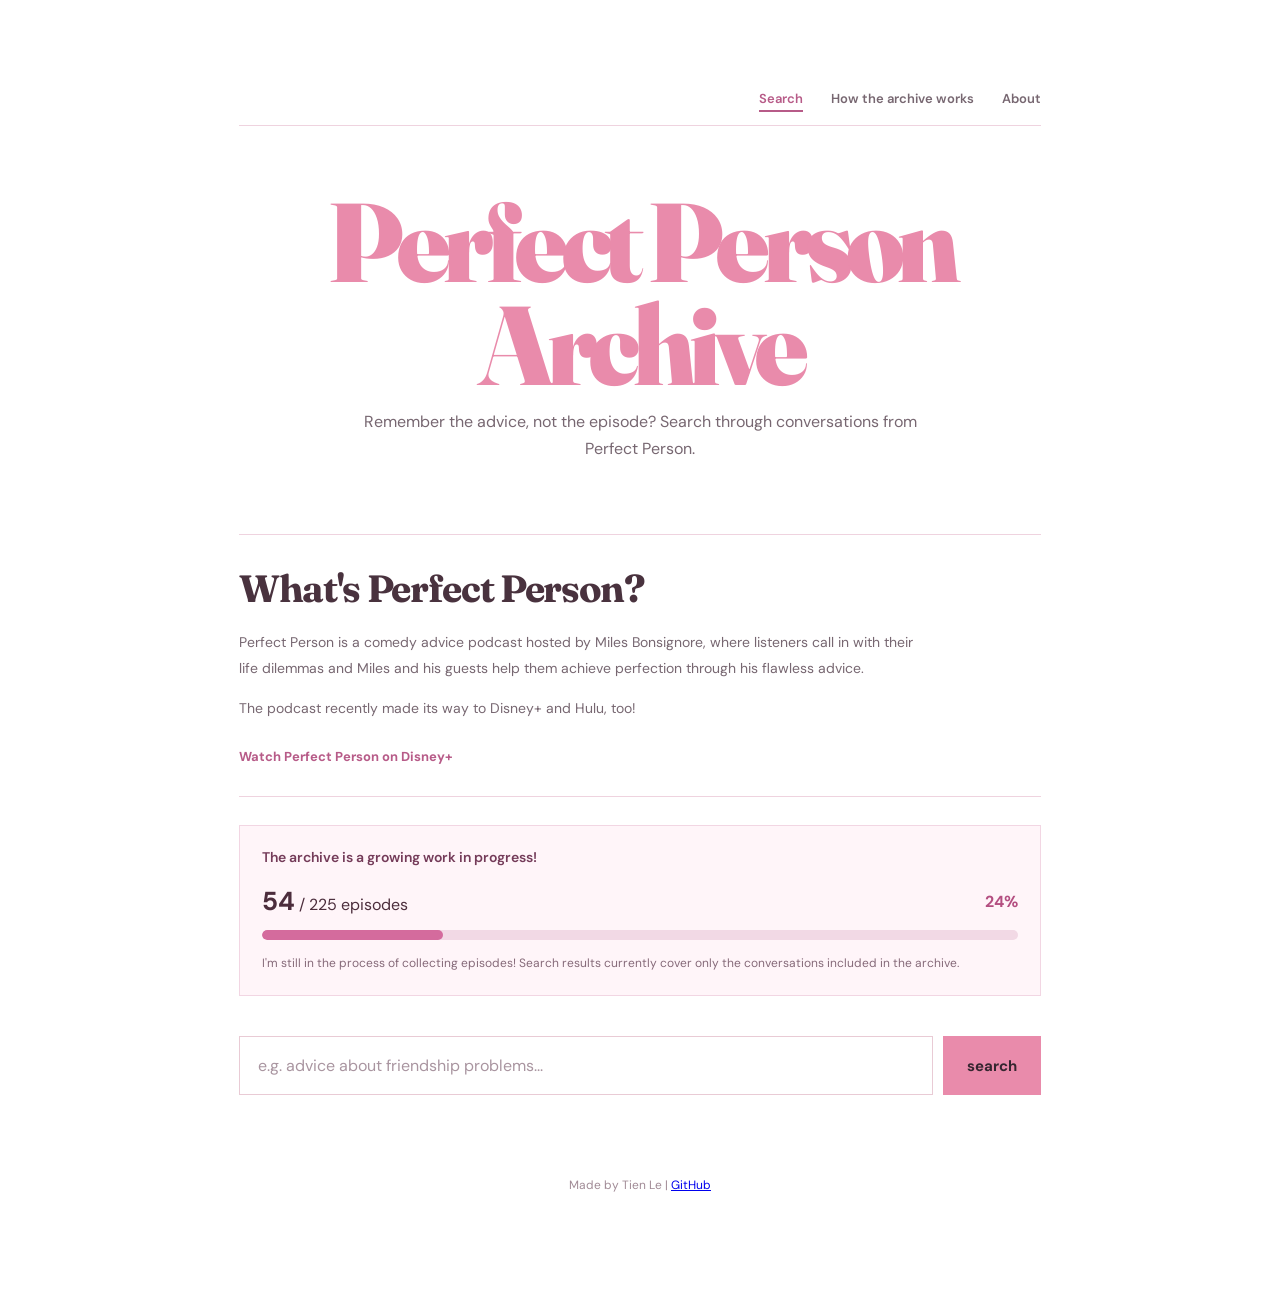
<file: frontend/index.html>
<!DOCTYPE html>
<html lang="en">
<head>
  <meta charset="UTF-8">
  <meta name="viewport" content="width=device-width, initial-scale=1.0">


<link rel="preconnect" href="https://fonts.googleapis.com">
<link rel="preconnect" href="https://fonts.gstatic.com" crossorigin>

<link href="https://fonts.googleapis.com/css2?family=DM+Sans:wght@400;500;600;700&family=Fraunces:opsz,wght,SOFT,WONK@9..144,700,50,1;9..144,900,50,1&display=swap" rel="stylesheet">


  <title>Perfect Person Archive</title>

  <!-- Connect CSS -->
  <link rel="stylesheet" href="style.css">

</head>

<body>
  <main class="container">

    <header>

    <!-- Site navigation -->
    <nav class="site-nav" aria-label="Main navigation">
      <a class="site-logo" href="index.html">
      </a>
      <div class="nav-links">
        <a href="index.html" aria-current="page">Search</a>
        <a href="how-it-works.html">How the archive works</a>
        <a href="about.html">About</a>
      </div>
    </nav>
      <h1>
        Perfect Person <span>Archive</span>
      </h1>

      <p>
        Remember the advice, not the episode?
        Search through conversations from Perfect Person.
      </p>
    </header>

<section class="podcast-about" aria-labelledby="podcast-about-title">
  <h2 id="podcast-about-title">What's Perfect Person?</h2>
  <p>
    Perfect Person is a comedy advice podcast hosted by Miles
    Bonsignore, where listeners call in with their life dilemmas and Miles and his guests help them achieve perfection through his flawless advice.
  </p>

  <p>
    The podcast recently made its way to Disney+ and Hulu, too!
  </p>

  <a
    href="https://www.disneyplus.com/browse/entity-63cc055c-4c41-479e-a0f4-acc0de1972b9"
    target="_blank"
    rel="noopener noreferrer"
    class="podcast-about-link"
  >
    Watch Perfect Person on Disney+ 
  </a>
</section>


<section class="archive-progress">
  <div class="progress-heading">
    <span>The archive is a growing work in progress!</span>
  </div>

  <div class="progress-numbers">
    <p>
      <strong id="indexed-count">—</strong>
      / <span id="total-count">—</span> episodes
    </p>
    <span id="progress-percentage">—%</span>
  </div>

  <div
    class="progress-track"
    role="progressbar"
    aria-label="Episodes indexed"
    aria-valuemin="0"
    aria-valuemax="100"
    aria-valuenow="0"
    id="archive-progress-bar"
  >
    <div class="progress-fill" id="progress-fill"></div>
  </div>

  <p class="progress-description">
    I'm still in the process of collecting episodes! Search results currently
    cover only the conversations included in the archive.
  </p>
</section>


    <!-- Search interface -->
    <form id="search-form">
      <input
        id="search-input"
        type="search"
        placeholder="e.g. advice about friendship problems..."
        aria-label="Search podcast advice"
        required
      >

      <button type="submit">
        search
      </button>
    </form>

    <!-- Search results appear here -->
    <section
      id="results"
      aria-live="polite"
      aria-label="Search results"
    ></section>

    <footer>
   <p>
    Made by Tien Le
    <span aria-hidden="true"> | </span>
    <a
      href="https://github.com/tientle/perfect-person-archive"
      target="_blank"
      rel="noopener noreferrer"
    >
      GitHub
    </a>
  </p>
  <p>
    </footer>

  </main>

  <!-- Connect our JavaScript -->
  <script src="script.js"></script>
</body>
</html>
</file>
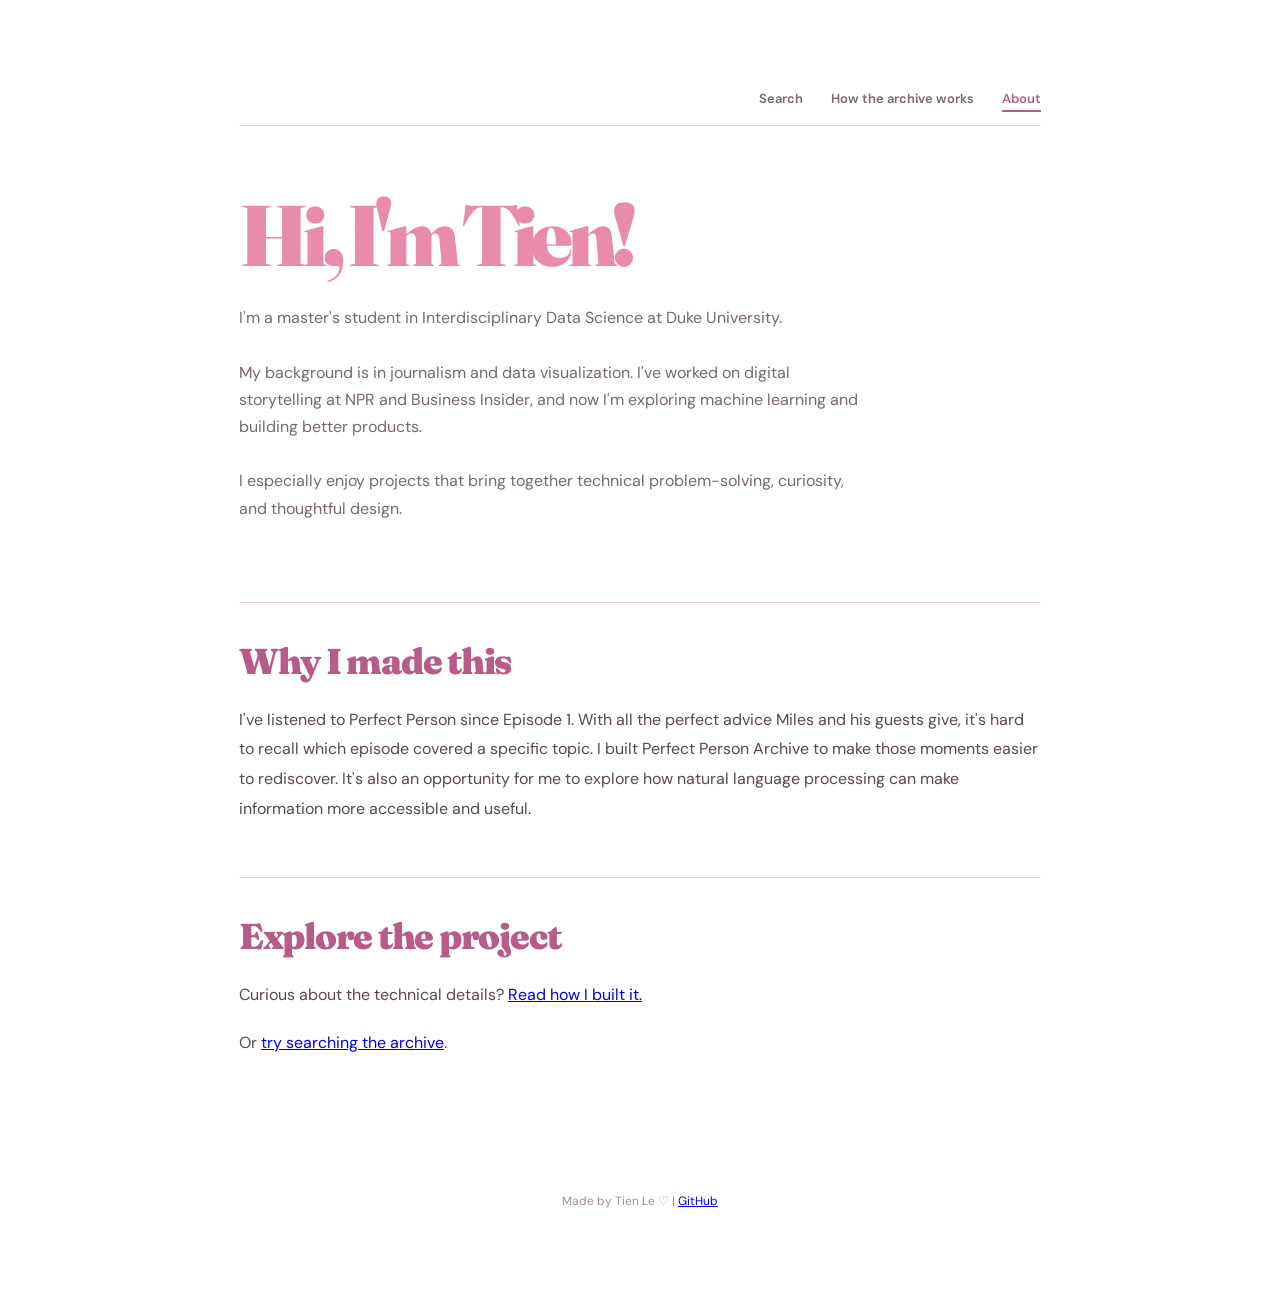
<file: frontend/about.html>
<!DOCTYPE html>
<html lang="en">
<head>
  <meta charset="UTF-8">
  <meta name="viewport" content="width=device-width, initial-scale=1.0">

  <title>About | Perfect Person Archive</title>
  <meta name="viewport" content="width=device-width, initial-scale=1.0">

  <link rel="preconnect" href="https://fonts.googleapis.com">
  <link rel="preconnect" href="https://fonts.gstatic.com" crossorigin>
  <link
    href="https://fonts.googleapis.com/css2?family=DM+Sans:wght@400;500;600;700&family=Fraunces:opsz,wght@9..144,900&display=swap"
    rel="stylesheet"
  >
  <link rel="stylesheet" href="style.css">
</head>

<body>
  <main class="container">
    <!-- Site navigation -->
    <nav class="site-nav" aria-label="Main navigation">
      <a class="site-logo" href="index.html">
      </a>
      <div class="nav-links">
        <a href="index.html">Search</a>
        <a href="how-it-works.html"> How the archive works</a>
        <a href="about.html"  aria-current="page">About</a>
      </div>
    </nav>

    <header class="explainer-header">
      <h1>Hi, I'm Tien!</h1>
      <p>
        I'm a master's student in Interdisciplinary Data Science at Duke University. 
        <br> <br>
        My background is in journalism and data visualization. I've worked on digital storytelling at NPR and Business Insider, and now I'm exploring machine learning and building better products.
        <br> <br>
        I especially enjoy projects that bring together technical problem-solving, curiosity, and thoughtful design.
      </p>
    </header>

    <section class="explainer-section">
      <h2>Why I made this</h2>
      <p>
        I've listened to Perfect Person since Episode 1. With all the perfect advice Miles and his guests give, it's hard to recall which episode covered a specific topic.  I built Perfect Person Archive to make those moments easier to rediscover. It's also an opportunity for me to explore how natural language processing can make information more accessible and useful.
      </p>
    </section>

    <section class="explainer-section">
      <h2>Explore the project</h2>
      <p>
        Curious about the technical details?
        <a href="how-it-works.html">Read how I built it.</a>
      </p>
      <p>
        Or <a href="index.html">try searching the archive</a>.
      </p>
    </section>

    <footer>
       <p>
    Made by Tien Le ♡
    <span aria-hidden="true"> | </span>
    <a
      href="https://github.com/tientle/perfect-person-archive"
      target="_blank"
      rel="noopener noreferrer"
    >
      GitHub
    </a>
  </p>
  <p>
    </footer>
  </main>
</body>
</html>
</file>
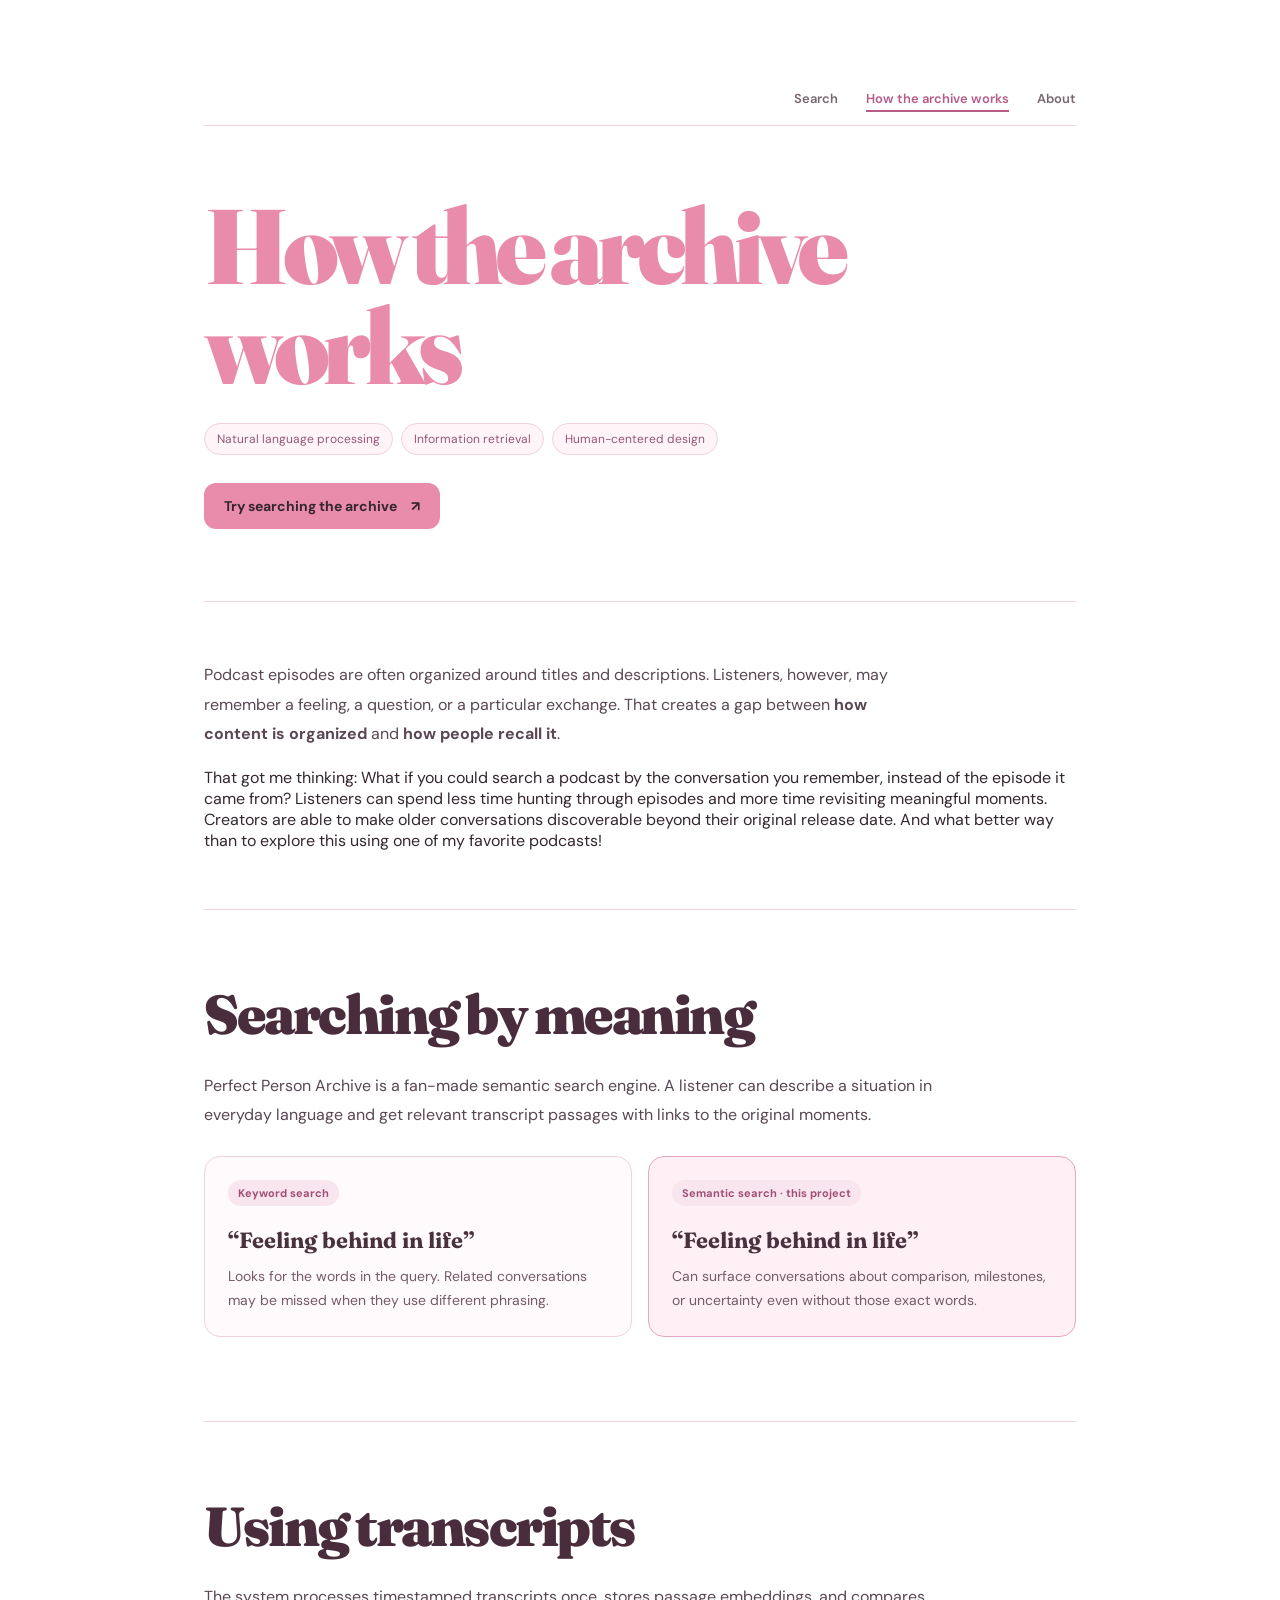
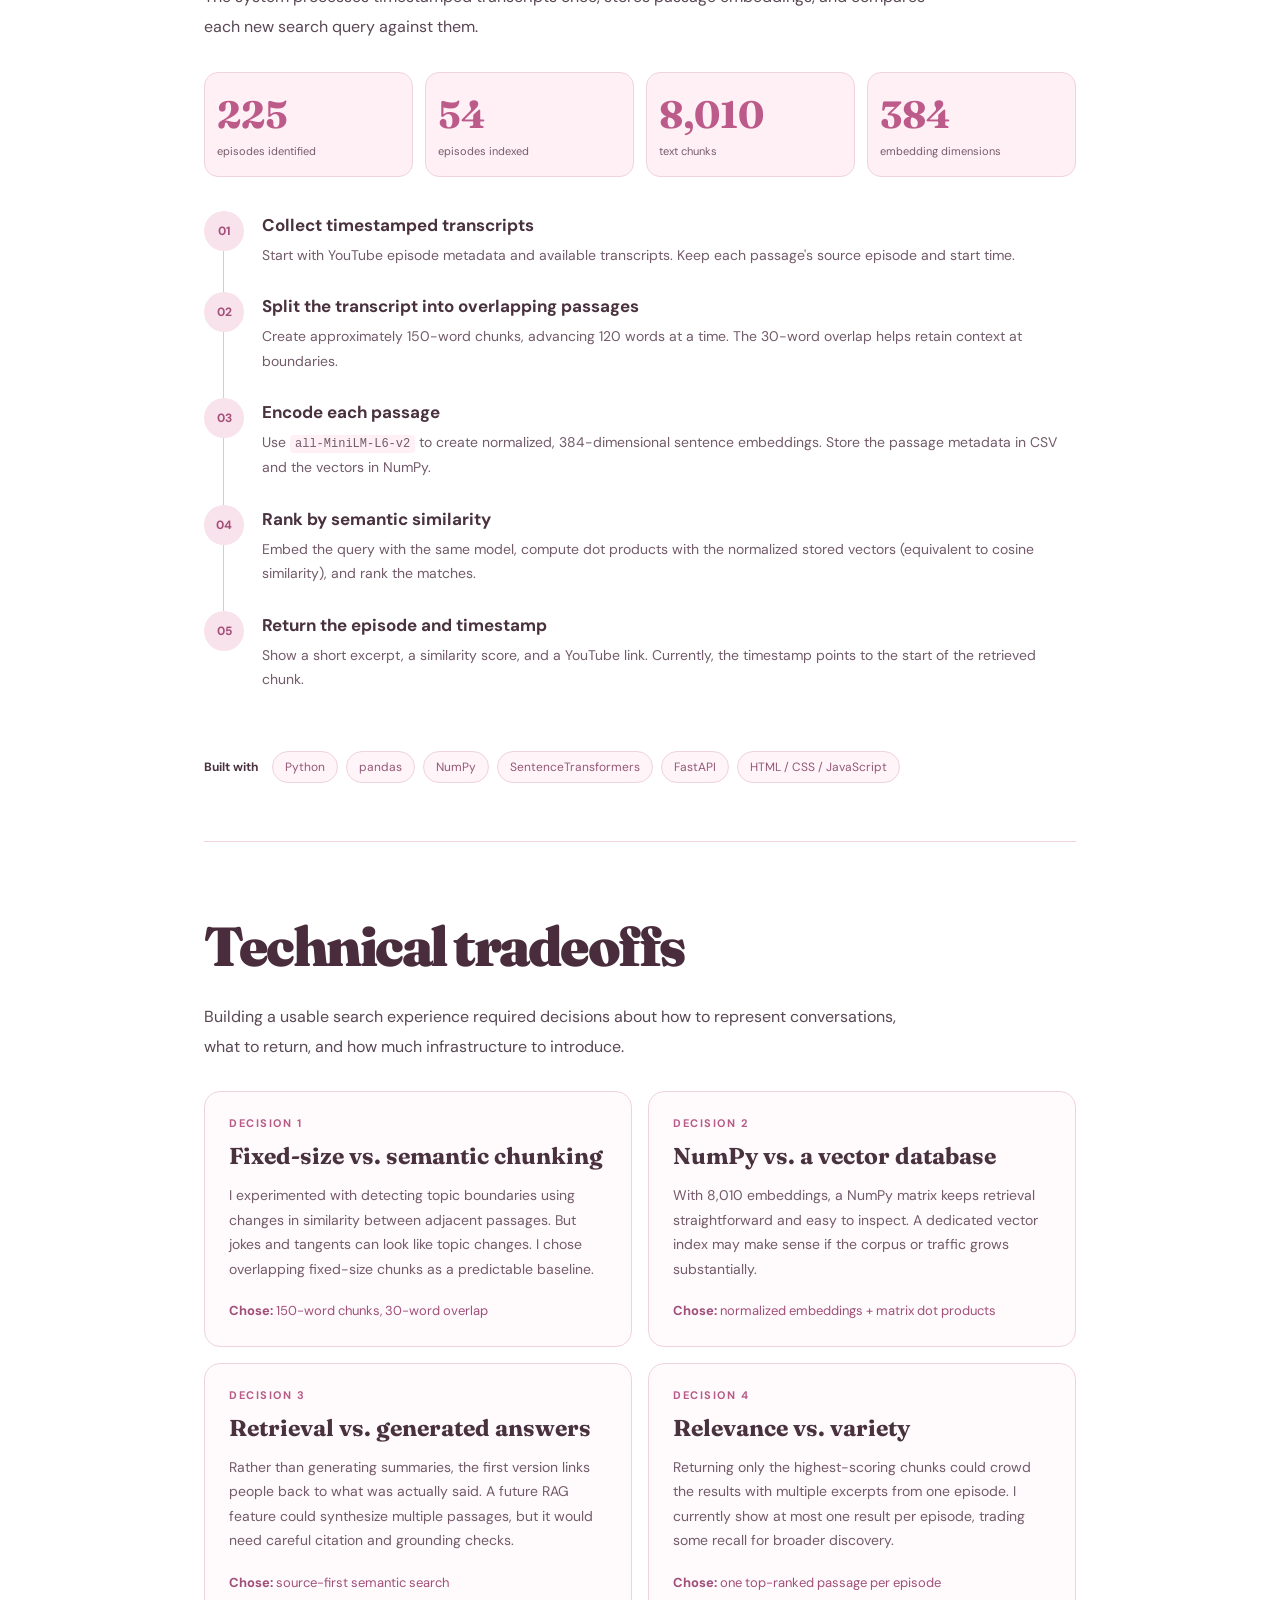
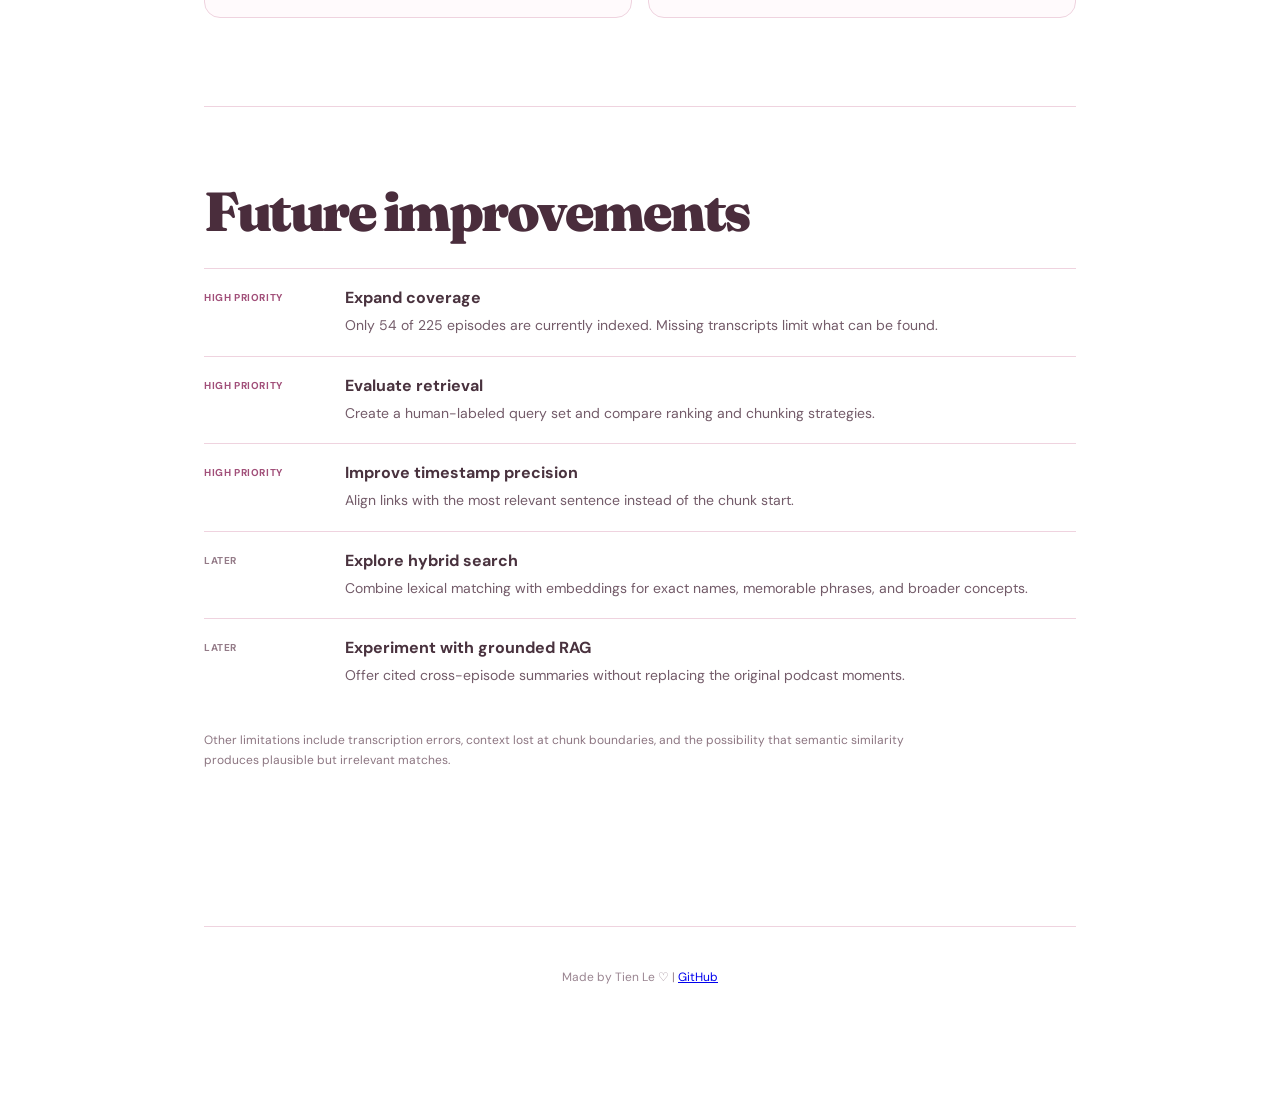
<file: frontend/how-it-works.html>
<!DOCTYPE html>
<html lang="en">
<head>
  <meta charset="UTF-8">
  <meta name="viewport" content="width=device-width, initial-scale=1">
  <meta name="description" content="How it works: the product problem, NLP pipeline, engineering tradeoffs, and future evaluation of Perfect Person Archive.">
  <title>How it works</title>
  <link rel="preconnect" href="https://fonts.googleapis.com">
  <link rel="preconnect" href="https://fonts.gstatic.com" crossorigin>
  <link href="https://fonts.googleapis.com/css2?family=DM+Sans:wght@400;500;600;700&family=Fraunces:opsz,wght@9..144,900&display=swap" rel="stylesheet">
  <link rel="stylesheet" href="style.css">
  <link rel="stylesheet" href="how-it-works.css">
</head>
<body>
  <main class="container case-page">
    <!-- Site navigation -->
    <nav class="site-nav" aria-label="Main navigation">
      <a class="site-logo" href="index.html">
      </a>
      <div class="nav-links">
        <a href="index.html">Search</a>
        <a href="how-it-works.html" aria-current="page">How the archive works</a>
        <a href="about.html">About</a>
      </div>
    </nav>

    <header class="case-hero">
      <h1>How the archive works</h1>
      <div class="case-meta"><span>Natural language processing</span><span>Information retrieval</span><span>Human-centered design</span></div>
      <a class="case-button" href="index.html">Try searching the archive <span aria-hidden="true">↗</span></a>
    </header>

    <section class="case-section" id="problem">
      <p>Podcast episodes are often organized around titles and descriptions. Listeners, however, may remember a feeling, a question, or a particular exchange. That creates a gap between <strong>how content is organized</strong> and <strong>how people recall it</strong>.</p> That got me thinking: What if you could search a podcast by the conversation you remember, instead of the episode it came from? 

      Listeners can spend less time hunting through episodes and more time revisiting meaningful moments. Creators are able to make older conversations discoverable beyond their original release date.

      And what better way than to explore this using one of my favorite podcasts! </section>

    <section class="case-section" id="solution">
      <h2>Searching by meaning</h2>
      <p>Perfect Person Archive is a fan-made semantic search engine. A listener can describe a situation in everyday language and get relevant transcript passages with links to the original moments.</p>
      <div class="case-compare">
        <article class="case-compare-card"><span class="case-pill">Keyword search</span><h3>“Feeling behind in life”</h3><p>Looks for the words in the query. Related conversations may be missed when they use different phrasing.</p></article>
        <article class="case-compare-card case-compare-featured"><span class="case-pill">Semantic search · this project</span><h3>“Feeling behind in life”</h3><p>Can surface conversations about comparison, milestones, or uncertainty even without those exact words.</p></article>
      </div>
    </section>

    <section class="case-section" id="pipeline">
      <h2>Using transcripts</h2>
      <p>The system processes timestamped transcripts once, stores passage embeddings, and compares each new search query against them.</p>
      <div class="case-stats" aria-label="Current index statistics">
        <div><strong>225</strong><span>episodes identified</span></div>
        <div><strong>54</strong><span>episodes indexed</span></div>
        <div><strong>8,010</strong><span>text chunks</span></div>
        <div><strong>384</strong><span>embedding dimensions</span></div>
      </div>
      <ol class="case-pipeline">
        <li><span class="case-step">01</span><div><h3>Collect timestamped transcripts</h3><p>Start with YouTube episode metadata and available transcripts. Keep each passage's source episode and start time.</p></div></li>
        <li><span class="case-step">02</span><div><h3>Split the transcript into overlapping passages</h3><p>Create approximately 150-word chunks, advancing 120 words at a time. The 30-word overlap helps retain context at boundaries.</p></div></li>
        <li><span class="case-step">03</span><div><h3>Encode each passage</h3><p>Use <code>all-MiniLM-L6-v2</code> to create normalized, 384-dimensional sentence embeddings. Store the passage metadata in CSV and the vectors in NumPy.</p></div></li>
        <li><span class="case-step">04</span><div><h3>Rank by semantic similarity</h3><p>Embed the query with the same model, compute dot products with the normalized stored vectors (equivalent to cosine similarity), and rank the matches.</p></div></li>
        <li><span class="case-step">05</span><div><h3>Return the episode and timestamp</h3><p>Show a short excerpt, a similarity score, and a YouTube link. Currently, the timestamp points to the start of the retrieved chunk.</p></div></li>
      </ol>
      <div class="case-stack"><strong>Built with</strong><span>Python</span><span>pandas</span><span>NumPy</span><span>SentenceTransformers</span><span>FastAPI</span><span>HTML / CSS / JavaScript</span></div>
    </section>

    <section class="case-section" id="tradeoffs">
      <h2>Technical tradeoffs</h2>
      <p>Building a usable search experience required decisions about how to represent conversations, what to return, and how much infrastructure to introduce.</p>
      <div class="case-tradeoffs">
        <article class="case-tradeoff"><span class="case-tradeoff-num">DECISION 1</span><h3>Fixed-size vs. semantic chunking</h3><p>I experimented with detecting topic boundaries using changes in similarity between adjacent passages. But jokes and tangents can look like topic changes. I chose overlapping fixed-size chunks as a predictable baseline.</p><div class="case-choice"><strong>Chose:</strong> 150-word chunks, 30-word overlap</div></article>
        <article class="case-tradeoff"><span class="case-tradeoff-num">DECISION 2</span><h3>NumPy vs. a vector database</h3><p>With 8,010 embeddings, a NumPy matrix keeps retrieval straightforward and easy to inspect. A dedicated vector index may make sense if the corpus or traffic grows substantially.</p><div class="case-choice"><strong>Chose:</strong> normalized embeddings + matrix dot products</div></article>
        <article class="case-tradeoff"><span class="case-tradeoff-num">DECISION 3</span><h3>Retrieval vs. generated answers</h3><p>Rather than generating summaries, the first version links people back to what was actually said. A future RAG feature could synthesize multiple passages, but it would need careful citation and grounding checks.</p><div class="case-choice"><strong>Chose:</strong> source-first semantic search</div></article>
        <article class="case-tradeoff"><span class="case-tradeoff-num">DECISION 4</span><h3>Relevance vs. variety</h3><p>Returning only the highest-scoring chunks could crowd the results with multiple excerpts from one episode. I currently show at most one result per episode, trading some recall for broader discovery.</p><div class="case-choice"><strong>Chose:</strong> one top-ranked passage per episode</div></article>
      </div>
      <!-- <div class="case-demo">
        <div><span class="case-demo-kicker">INTERACTIVE DETAIL</span><h3>Why do chunks overlap?</h3><p>Imagine a topic crossing the boundary between two passages. Toggle the overlap to see how a shared region helps preserve context.</p></div>
        <button class="case-toggle" type="button" id="overlap-toggle" aria-pressed="true">Overlap: on</button>
        <div class="case-chunk-viz" aria-label="Illustration of overlapping transcript chunks">
          <div class="case-chunk-row"><span>Chunk A</span><div class="case-chunk-bar"><span class="case-chunk-a">Beginning of conversation</span><span class="case-shared">Shared context</span></div></div>
          <div class="case-chunk-row"><span>Chunk B</span><div class="case-chunk-bar case-chunk-b"><span class="case-shared">Shared context</span><span class="case-chunk-tail">Conversation continues</span></div></div>
        </div>
        <p class="case-small" id="overlap-description" aria-live="polite">With overlap, the ending of Chunk A appears again at the start of Chunk B. Diagram is illustrative, not to scale.</p>
      </div> -->
    </section>

    <section class="case-section" id="next">
      <h2>Future improvements</h2>
      <div class="case-roadmap">
        <div><span class="case-priority">HIGH PRIORITY</span><h3>Expand coverage</h3><p>Only 54 of 225 episodes are currently indexed. Missing transcripts limit what can be found.</p></div>
        <div><span class="case-priority">HIGH PRIORITY</span><h3>Evaluate retrieval</h3><p>Create a human-labeled query set and compare ranking and chunking strategies.</p></div>
        <div><span class="case-priority">HIGH PRIORITY</span><h3>Improve timestamp precision</h3><p>Align links with the most relevant sentence instead of the chunk start.</p></div>
        <div><span class="case-priority case-priority-later">LATER</span><h3>Explore hybrid search</h3><p>Combine lexical matching with embeddings for exact names, memorable phrases, and broader concepts.</p></div>
        <div><span class="case-priority case-priority-later">LATER</span><h3>Experiment with grounded RAG</h3><p>Offer cited cross-episode summaries without replacing the original podcast moments.</p></div>
      </div>
      <p class="case-small">Other limitations include transcription errors, context lost at chunk boundaries, and the possibility that semantic similarity produces plausible but irrelevant matches.</p>
    </section>

    <footer class="case-footer">   
        <p>
    Made by Tien Le ♡
    <span aria-hidden="true"> | </span>
    <a
      href="https://github.com/tientle/perfect-person-archive"
      target="_blank"
      rel="noopener noreferrer"
    >
      GitHub
    </a>
  </p>
  <p></footer>
  </main>
  <script src="how-it-works.js" defer></script>
</body>
</html>
</file>
<file: frontend/style.css>
/* ==================================
   PERFECT PERSON ARCHIVE
   ================================== */

:root {
  --pink: #e98bab;
  --pink-dark: #b75b88;
  --dark: #352630;
  --cream: #fff9f6;
  --white: #fffff;
  --muted: #776771;
  --border: #efd3df;
}

* {
  box-sizing: border-box;
}

body {
  margin: 0;
  background: var(--white);
  color: var(--dark);
  font-family: "DM Sans", Arial, sans-serif;
  -webkit-font-smoothing: antialiased;
}

/* ==================================
   MAIN LAYOUT
   ================================== */

.container {
  max-width: 850px;
  margin: 0 auto;
  padding: 90px 24px;
}

/* ==================================
   HEADER & TYPOGRAPHY
   ================================== */

header {
  text-align: center;
}

.eyebrow {
  color: #ae6581;
  font-size: 11px;
  font-weight: 700;
  letter-spacing: 0.18em;
  text-transform: uppercase;
}

/* Retro-inspired podcast title */
h1 {
  font-family: "Fraunces", Georgia, serif;
  font-size: clamp(64px, 10vw, 112px);
  font-weight: 900;
  letter-spacing: -0.065em;
  line-height: 0.92;
  margin: 24px 0 12px;
  color: var(--pink);
}

h1 span {
  color: var(--pink);
}

/* Small subtitle beneath the main title */
.archive-subtitle {
  font-family: "DM Sans", sans-serif;
  font-size: 13px;
  font-weight: 700;
  letter-spacing: 0.35em;
  text-transform: uppercase;
  color: var(--dark);
  margin: 18px 0 24px;
}

header p {
  max-width: 570px;
  margin: 0 auto;
  line-height: 1.7;
  color: var(--muted);
  font-size: 16px;
}

/* ==================================
   SEARCH BAR
   ================================== */

form {
  display: flex;
  gap: 10px;
  margin-top: 40px;
}

input {
  flex: 1;
  min-width: 0;
  padding: 18px;
  border: 1px solid #e9cbd5;
  border-radius: 12px;
  font-family: inherit;
  font-size: 16px;
  background: white;
  color: var(--dark);
}

input::placeholder {
  color: #a995a0;
}

input:focus {
  outline: 2px solid var(--pink);
  outline-offset: 2px;
}

button {
  background: var(--pink);
  color: var(--dark);
  border: 0;
  border-radius: 12px;
  padding: 16px 24px;
  font-family: inherit;
  font-size: 15px;
  font-weight: 700;
  cursor: pointer;
  transition: background 0.2s ease;
}

button:hover {
  background: #df7298;
}

/* ==================================
   SEARCH RESULTS
   ================================== */

#results {
  margin-top: 40px;
}

/* Result cards */

.result-card {
  background: #fffafc;
  border: 1px solid var(--border);
  border-radius: 18px;
  padding: 24px;
  margin-bottom: 16px;
  transition: border-color 0.2s ease;
}

.result-card:hover {
  border-color: #dda8c0;
}

.result-top,
.result-footer {
  display: flex;
  align-items: center;
  justify-content: space-between;
  gap: 12px;
}

.episode-label {
  font-size: 10px;
  font-weight: 700;
  letter-spacing: 0.1em;
  color: var(--pink-dark);
}

.timestamp-badge {
  background: #f8e5ee;
  color: #a64d7a;
  border-radius: 999px;
  padding: 5px 10px;
  font-size: 12px;
  font-weight: 600;
  white-space: nowrap;
}

/* Keep result titles readable */
.result-title {
  font-family: "DM Sans", sans-serif;
  font-size: 18px;
  font-weight: 700;
  letter-spacing: -0.02em;
  line-height: 1.4;
  margin: 14px 0;
}

.result-title a {
  color: var(--dark);
  text-decoration: none;
}

.result-title a:hover {
  color: var(--pink-dark);
  text-decoration: underline;
  text-underline-offset: 3px;
}

.result-preview {
  color: #594753;
  font-size: 14px;
  line-height: 1.75;
  margin: 18px 0;
}

/* Card footer */

.result-footer {
  border-top: 1px solid #f0dce5;
  padding-top: 14px;
  flex-wrap: wrap;
}

.similarity-info {
  display: flex;
  align-items: center;
  gap: 6px;
  color: #9d6480;
  font-size: 12px;
}

.similarity-tooltip {
  position: relative;
  cursor: help;
}

.similarity-tooltip:focus-visible {
  outline: 2px solid var(--pink);
  outline-offset: 3px;
  border-radius: 3px;
}

.tooltip-text {
  display: none;
  position: absolute;
  bottom: 24px;
  left: 0;
  width: 220px;
  background: #4c3442;
  color: white;
  padding: 12px;
  border-radius: 9px;
  font-size: 12px;
  line-height: 1.5;
  z-index: 10;
  box-shadow: 0 4px 12px #0002;
}

.similarity-tooltip:hover .tooltip-text,
.similarity-tooltip:focus .tooltip-text {
  display: block;
}

.listen-link {
  color: var(--pink-dark);
  font-size: 13px;
  font-weight: 700;
  text-decoration: none;
}

.listen-link:hover {
  text-decoration: underline;
  text-underline-offset: 3px;
}

/* ==================================
   ARCHIVE PROGRESS INDICATOR
   ================================== */

.archive-progress {
  background: #fff5f9;
  border: 1px solid #f2d6e3;
  border-radius: 18px;
  padding: 22px;
  margin: 28px 0;
}

.progress-heading,
.progress-numbers {
  display: flex;
  align-items: center;
  justify-content: space-between;
  gap: 12px;
}

.progress-heading {
  color: #743b59;
  font-size: 14px;
  font-weight: 600;
}

.progress-status {
  color: #a14f79;
  font-size: 10px;
  font-weight: 700;
  letter-spacing: 0.1em;
}

.progress-numbers {
  margin-top: 18px;
  margin-bottom: 12px;
  color: #4c2d3c;
}

.progress-numbers p {
  margin: 0;
}

.progress-numbers strong {
  font-size: 26px;
  font-weight: 700;
}

#progress-percentage {
  color: #b44f81;
  font-weight: 700;
}

.progress-track {
  height: 10px;
  background: #f2d9e5;
  border-radius: 999px;
  overflow: hidden;
}

.progress-fill {
  width: 0%;
  height: 100%;
  background: #d46b9d;
  border-radius: 999px;
  transition: width 0.6s ease;
}

.progress-description {
  color: #866a79;
  font-size: 12px;
  line-height: 1.6;
  margin: 14px 0 0;
}

/* ==================================
   FOOTER
   ================================== */

footer {
  text-align: center;
  margin-top: 80px;
  color: #a18b96;
  font-size: 12px;
  line-height: 1.7;
}

/* ==================================
   RESPONSIVE DESIGN
   ================================== */

@media (max-width: 600px) {
  .container {
    padding: 60px 20px;
  }

  h1 {
    font-size: clamp(48px, 13vw, 76px);
    letter-spacing: -0.06em;
  }

  .archive-subtitle {
    font-size: 11px;
    letter-spacing: 0.25em;
  }

  header p {
    font-size: 15px;
  }

  form {
    flex-direction: column;
  }

  .result-card {
    padding: 18px;
  }

  .result-footer {
    align-items: flex-start;
    flex-direction: column;
  }

  .archive-progress {
    padding: 18px;
  }

  .progress-status {
    font-size: 9px;
  }
}


/* ==================================
   HOW I BUILT THIS PAGE
   ================================== */

.explainer-page {
  max-width: 800px;
}

.explainer-nav {
  display: flex;
  justify-content: space-between;
  align-items: center;
  gap: 16px;
  margin-bottom: 80px;
  font-size: 12px;
  font-weight: 700;
  letter-spacing: 0.08em;
  color: #a75a7e;
}

.explainer-nav a,
.explainer-page footer a {
  color: #a75a7e;
  text-decoration: none;
}

.explainer-nav a:hover,
.explainer-page footer a:hover {
  text-decoration: underline;
}

.explainer-header {
  text-align: left;
  margin-bottom: 80px;
}

.explainer-header h1 {
  font-size: clamp(48px, 8vw, 86px);
  line-height: 1.05;
  margin: 20px 0 24px;
}

.explainer-header p {
  margin: 0;
  max-width: 620px;
}

.explainer-section {
  padding: 36px 0;
  border-top: 1px solid #efd3df;
}

.explainer-section h2 {
  font-family: "Fraunces", Georgia, serif;
  font-size: clamp(26px, 4vw, 36px);
  font-weight: 900;
  letter-spacing: -0.035em;
  color: #b75b88;
  margin: 0 0 22px;
}

.explainer-section > p {
  color: #594753;
  font-size: 16px;
  line-height: 1.85;
  margin: 0 0 18px;
}

.explainer-note,
.explainer-example {
  background: #fff0f6;
  border: 1px solid #efd3df;
  border-radius: 14px;
  padding: 22px;
  margin: 24px 0;
  color: #68475a;
  line-height: 1.7;
}

.explainer-example strong {
  color: #a64d7a;
}

.explainer-example p {
  margin: 8px 0 0;
}

.explainer-page footer a {
  display: inline-block;
  margin-top: 12px;
}

@media (max-width: 600px) {
  .explainer-nav {
    margin-bottom: 50px;
    flex-wrap: wrap;
  }

  .explainer-header {
    margin-bottom: 50px;
  }

  .explainer-section {
    padding: 28px 0;
  }
}

.about-link {
  display: inline-block;
  margin-top: 24px;
  color: #b75b88;
  font-size: 14px;
  font-weight: 700;
  text-decoration: none;
}

.about-link:hover {
  text-decoration: underline;
  text-underline-offset: 3px;
}


/* Shared navigation across all three pages */

.site-nav {
  display: flex;
  align-items: center;
  justify-content: space-between;
  gap: 24px;
  padding-bottom: 18px;
  margin-bottom: 64px;
  border-bottom: 1px solid #efd3df;
}

.site-logo {
  display: inline-flex;
  align-items: center;
  gap: 8px;
  color: #49323e;
  font-size: 12px;
  font-weight: 700;
  letter-spacing: 0.06em;
  text-decoration: none;
  white-space: nowrap;
}

.site-logo span {
  color: #b75b88;
  font-size: 20px;
}

.nav-links {
  display: flex;
  align-items: center;
  gap: 28px;
}

.nav-links a {
  color: #776771;
  font-family: "DM Sans", sans-serif;
  font-size: 13px;
  font-weight: 600;
  text-decoration: none;
  white-space: nowrap;
}

.nav-links a:hover,
.nav-links a[aria-current="page"] {
  color: #b75b88;
}

.nav-links a[aria-current="page"] {
  text-decoration: underline;
  text-underline-offset: 7px;
  text-decoration-thickness: 2px;
}

@media (max-width: 600px) {
  .site-nav {
    flex-direction: column;
    gap: 16px;
    margin-bottom: 44px;
  }

  .nav-links {
    justify-content: center;
    flex-wrap: wrap;
    gap: 20px;
  }

  .nav-links a {
    font-size: 12px;
  }
}

/* Sharp corners throughout the website */
.result-card,
.archive-progress,
.explainer-note,
.explainer-example,
input,
button {
  border-radius: 0;
}


/* Search loading state */

.search-loading {
  display: flex;
  align-items: center;
  justify-content: center;
  gap: 16px;
  padding: 36px 20px;
  border: 1px solid #efd3df;
  background: #fff5f9;
}

.loading-spinner {
  width: 30px;
  height: 30px;
  flex-shrink: 0;
  border: 3px solid #f1d5e1;
  border-top-color: #d46b9d;
  border-radius: 50%;
  animation: archive-spin 0.85s linear infinite;
}

.loading-title {
  margin: 0 0 4px;
  color: #743b59;
  font-size: 14px;
  font-weight: 700;
}

.loading-subtitle {
  margin: 0;
  color: #866a79;
  font-size: 12px;
}

@keyframes archive-spin {
  to {
    transform: rotate(360deg);
  }
}

@media (prefers-reduced-motion: reduce) {
  .loading-spinner {
    animation: none;
  }
}


/* About the podcast */

.podcast-about {
  margin-top: 72px;
  padding: 30px 0;
  border-top: 1px solid #efd3df;
  border-bottom: 1px solid #efd3df;
}

.podcast-about-label {
  margin: 0 0 12px;
  color: #b75b88;
  font-size: 11px;
  font-weight: 700;
  letter-spacing: 0.12em;
}

.podcast-about h2 {
  margin: 0 0 18px;
  color: #49323e;
  font-family: "Fraunces", Georgia, serif;
  font-size: clamp(26px, 4vw, 38px);
  font-weight: 700;
  letter-spacing: -0.035em;
}

.podcast-about p:not(.podcast-about-label) {
  max-width: 680px;
  color: #776771;
  font-size: 14px;
  line-height: 1.85;
}

.podcast-about-link {
  display: inline-block;
  margin-top: 12px;
  color: #b75b88;
  font-size: 13px;
  font-weight: 700;
  text-decoration: none;
}

.podcast-about-link:hover {
  text-decoration: underline;
  text-underline-offset: 4px;
}
</file>
<file: frontend/how-it-works.css>
/* Case study styles. Loads after the shared style.css. */
.case-page{max-width:920px}.case-page .site-nav{margin-bottom:70px}.case-page .case-hero{text-align:left;padding:0 0 72px}.case-page .case-hero h1{font-size:clamp(60px,10vw,106px);line-height:.94;letter-spacing:-.06em;margin:24px 0 28px}.case-period{color:#b75b88}.case-deck{max-width:670px!important;margin:0!important;font-size:clamp(18px,2.6vw,23px)!important;line-height:1.55!important;color:#594753!important}.case-meta{display:flex;flex-wrap:wrap;gap:8px;margin:24px 0 28px}.case-meta span,.case-stack span{border:1px solid #efd3df;border-radius:999px;padding:7px 12px;color:#935878;background:#fff4f8;font-size:12px}.case-button{display:inline-flex;align-items:center;gap:14px;background:#e98bab;color:#352630;text-decoration:none;border-radius:12px;padding:14px 20px;font-weight:700;font-size:14px}.case-button:hover{background:#df7298}.case-section{border-top:1px solid #efd3df;padding:58px 0}.case-section-label,.case-callout-kicker,.case-demo-kicker,.case-tradeoff-num{color:#b75b88;font-size:11px;font-weight:700;letter-spacing:.14em}.case-section h2{font-family:'Fraunces',Georgia,serif;font-size:clamp(34px,5vw,55px);font-weight:900;line-height:1.12;letter-spacing:-.045em;color:#4a2d3c;margin:16px 0 25px}.case-section h2 em{font-style:normal;color:#d46b9d}.case-section>p,.case-reflection>p{font-size:16px;line-height:1.85;color:#594753;max-width:730px;margin:0 0 18px}.case-section h3{font-size:19px;color:#49323e;margin:25px 0 12px}.case-callout{background:#fff0f6;border:1px solid #efd3df;border-radius:18px;padding:26px;margin:30px 0}.case-callout p{font-family:'Fraunces',Georgia,serif;font-weight:800;line-height:1.35;font-size:clamp(23px,3.6vw,33px);color:#a84c7d;margin:12px 0 0}.case-callout-muted p{font-family:'DM Sans',Arial,sans-serif;font-size:15px;font-weight:500;line-height:1.7;color:#68475a}.case-benefits,.case-compare{display:grid;grid-template-columns:repeat(2,minmax(0,1fr));gap:16px;margin:26px 0}.case-benefits article,.case-compare-card{border:1px solid #efd3df;background:#fffafc;border-radius:16px;padding:23px}.case-benefits article>span{font-size:26px;color:#d46b9d}.case-benefits h4{font-size:16px;margin:10px 0}.case-benefits p,.case-compare p,.case-tradeoff p,.case-roadmap p{font-size:14px;line-height:1.75;color:#735b69;margin:8px 0 0}.case-small{font-size:12px!important;color:#8c7581!important;line-height:1.7!important}.case-pill{display:inline-block;font-size:11px;font-weight:700;color:#a14f79;background:#f9e5ee;padding:6px 10px;border-radius:99px}.case-compare-card h3{font-family:'Fraunces',Georgia,serif;font-size:22px;margin:20px 0 10px}.case-compare-featured{background:#fff0f6;border-color:#e4a6c2}.case-journey{display:flex;align-items:center;justify-content:center;gap:12px;flex-wrap:wrap;background:#fff0f6;border-radius:14px;padding:18px;color:#91516f;font-size:13px;font-weight:700}.case-journey b{color:#c9709a}.case-stats{display:grid;grid-template-columns:repeat(4,minmax(0,1fr));gap:12px;margin:30px 0 12px}.case-stats>div{background:#fff0f6;border:1px solid #efd3df;border-radius:14px;padding:18px 12px;display:flex;flex-direction:column;gap:6px}.case-stats strong{font-family:'Fraunces',Georgia,serif;font-size:clamp(25px,4vw,38px);color:#bc5b89}.case-stats span{font-size:11px;color:#775b6c}.case-pipeline{list-style:none;margin:34px 0;padding:0}.case-pipeline li{display:flex;gap:18px;position:relative;padding:0 0 25px}.case-pipeline li:not(:last-child):before{content:'';position:absolute;top:40px;bottom:0;left:19px;width:1px;background:#edbfd4}.case-step{flex:0 0 40px;width:40px;height:40px;display:grid;place-items:center;border-radius:50%;background:#f8e2ec;color:#a54e79;font-size:12px;font-weight:700}.case-pipeline h3{margin:3px 0 7px;font-size:17px}.case-pipeline p{margin:0;color:#735b69;font-size:14px;line-height:1.75}.case-pipeline code{background:#fff0f6;padding:2px 5px;border-radius:4px;font-size:12px}.case-stack{display:flex;gap:8px;flex-wrap:wrap;align-items:center}.case-stack strong{font-size:12px;color:#49323e;margin-right:6px}.case-tradeoffs{display:grid;grid-template-columns:repeat(2,minmax(0,1fr));gap:16px;margin:30px 0}.case-tradeoff{border:1px solid #efd3df;border-radius:16px;padding:24px;background:#fffafc;display:flex;flex-direction:column}.case-tradeoff h3{margin:12px 0 4px;font-family:'Fraunces',Georgia,serif;font-size:23px;line-height:1.25}.case-choice{margin-top:auto;padding-top:20px;color:#a14f79;font-size:13px;line-height:1.6}.case-demo{background:#fff0f6;border:1px solid #efd3df;border-radius:18px;padding:25px;margin:28px 0}.case-demo h3{font-family:'Fraunces',Georgia,serif;font-size:25px;margin:9px 0}.case-demo>div>p{font-size:14px;color:#735b69;line-height:1.75}.case-toggle{background:#e98bab;color:#352630;border:0;border-radius:9px;padding:10px 14px;font-family:inherit;font-size:13px;font-weight:700;cursor:pointer;margin:12px 0 22px}.case-toggle:focus-visible{outline:2px solid #9d4873;outline-offset:3px}.case-chunk-viz{display:grid;gap:12px}.case-chunk-row{display:grid;grid-template-columns:65px 1fr;align-items:center;gap:12px;font-size:12px;color:#80586f}.case-chunk-bar{display:flex;min-width:0;min-height:42px;border-radius:8px;overflow:hidden}.case-chunk-bar span{display:grid;place-items:center;padding:10px 8px;text-align:center;font-size:11px}.case-chunk-a{background:#edbad0;flex:3}.case-shared{background:#b95e8d;color:white;flex:1}.case-chunk-tail{background:#f1c6da;flex:3}.case-chunk-b{margin-left:55%;transition:margin-left .3s ease}.case-chunk-viz.no-overlap .case-chunk-b{margin-left:65%}.case-chunk-viz.no-overlap .case-shared{display:none}.case-roadmap{display:grid;gap:0;margin:24px 0}.case-roadmap>div{display:grid;grid-template-columns:125px 1fr;column-gap:16px;border-top:1px solid #efd3df;padding:18px 0}.case-roadmap h3{font-size:16px;margin:0}.case-roadmap p{grid-column:2;margin:5px 0 0}.case-priority{font-size:10px;font-weight:700;color:#a14f79;letter-spacing:.06em;padding-top:4px}.case-priority-later{color:#947b88}.case-reflection{padding-bottom:75px}.case-reflection .case-button{margin-top:18px}.case-footer{text-align:center;border-top:1px solid #efd3df;padding:28px 0 12px;font-size:12px;line-height:1.7;color:#9a8591}@media(max-width:650px){.case-page .site-nav{margin-bottom:50px}.case-page .case-hero{padding-bottom:45px}.case-section{padding:42px 0}.case-benefits,.case-compare,.case-tradeoffs{grid-template-columns:1fr}.case-stats{grid-template-columns:repeat(2,minmax(0,1fr))}.case-roadmap>div{grid-template-columns:1fr;gap:5px}.case-roadmap p{grid-column:1}.case-chunk-b{margin-left:20%}.case-chunk-viz.no-overlap .case-chunk-b{margin-left:30%}.case-chunk-bar span{font-size:10px}.case-journey{gap:8px;font-size:11px}}
</file>
